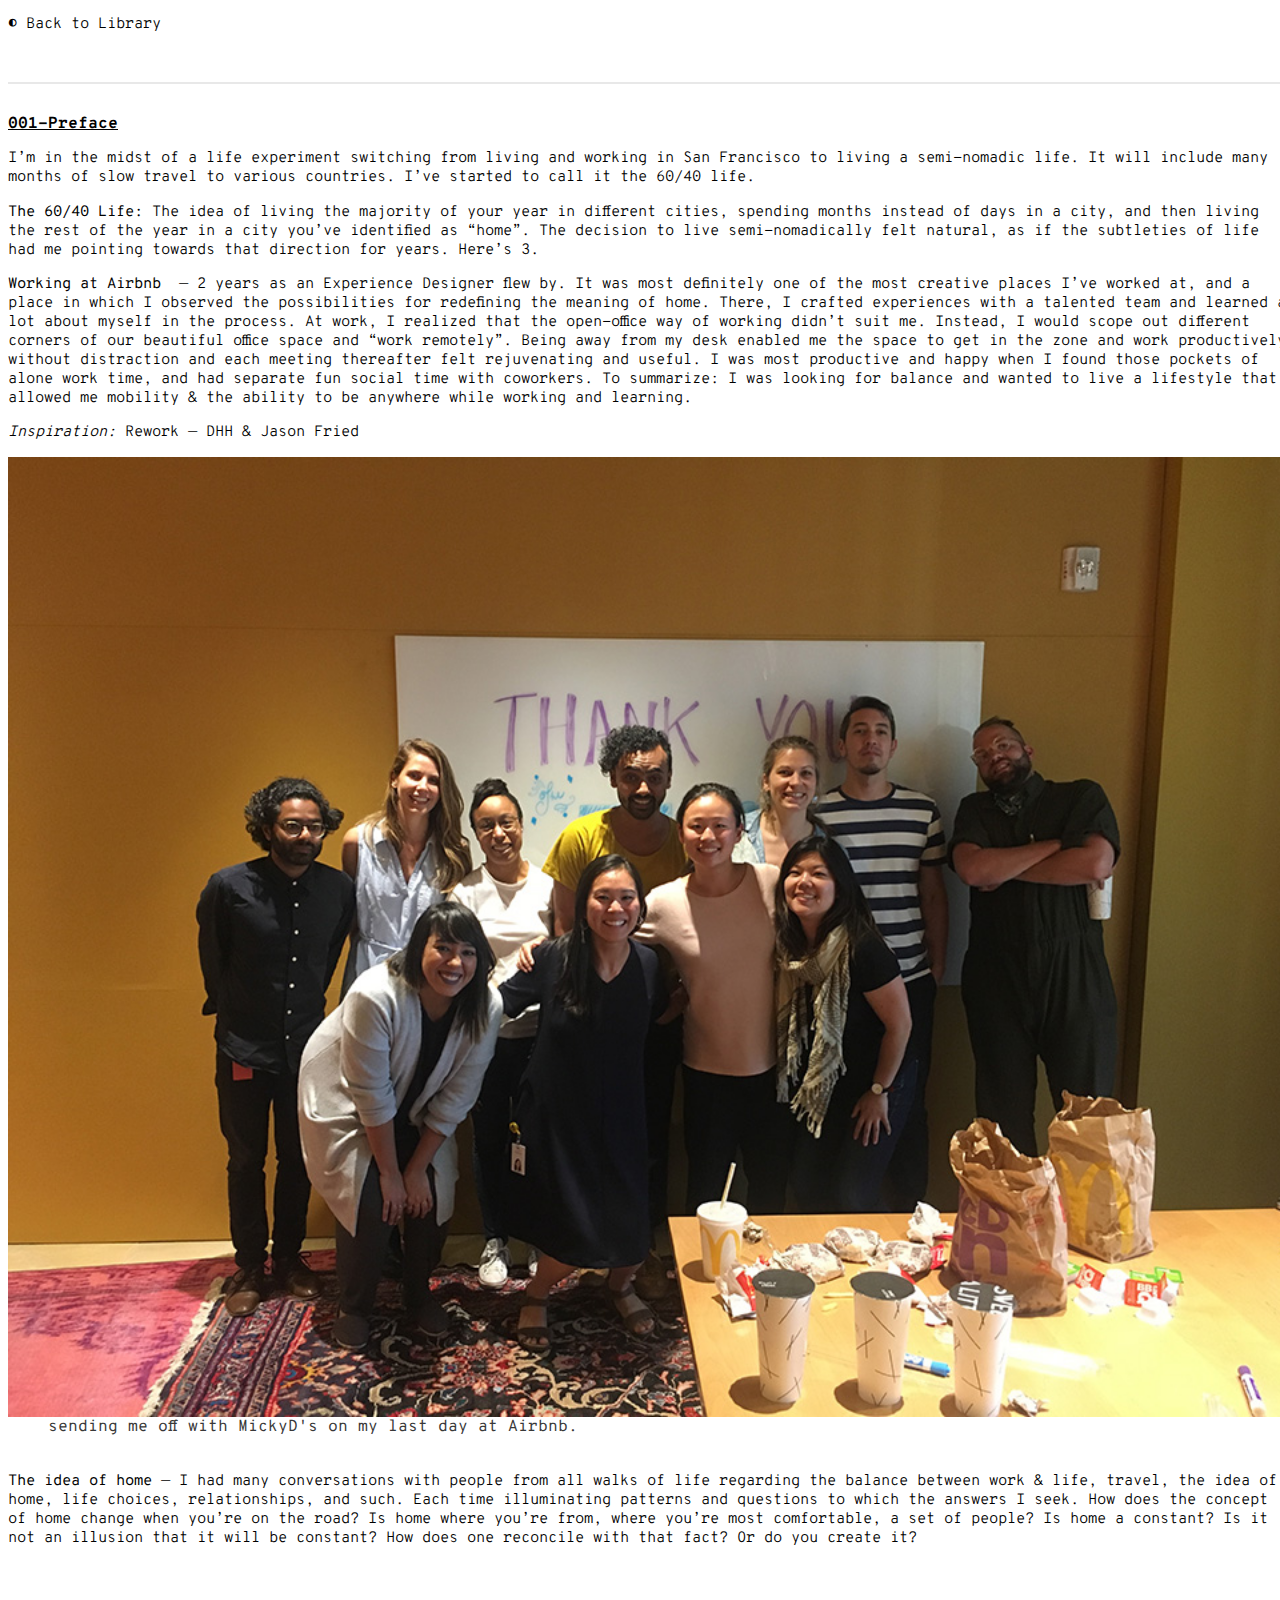
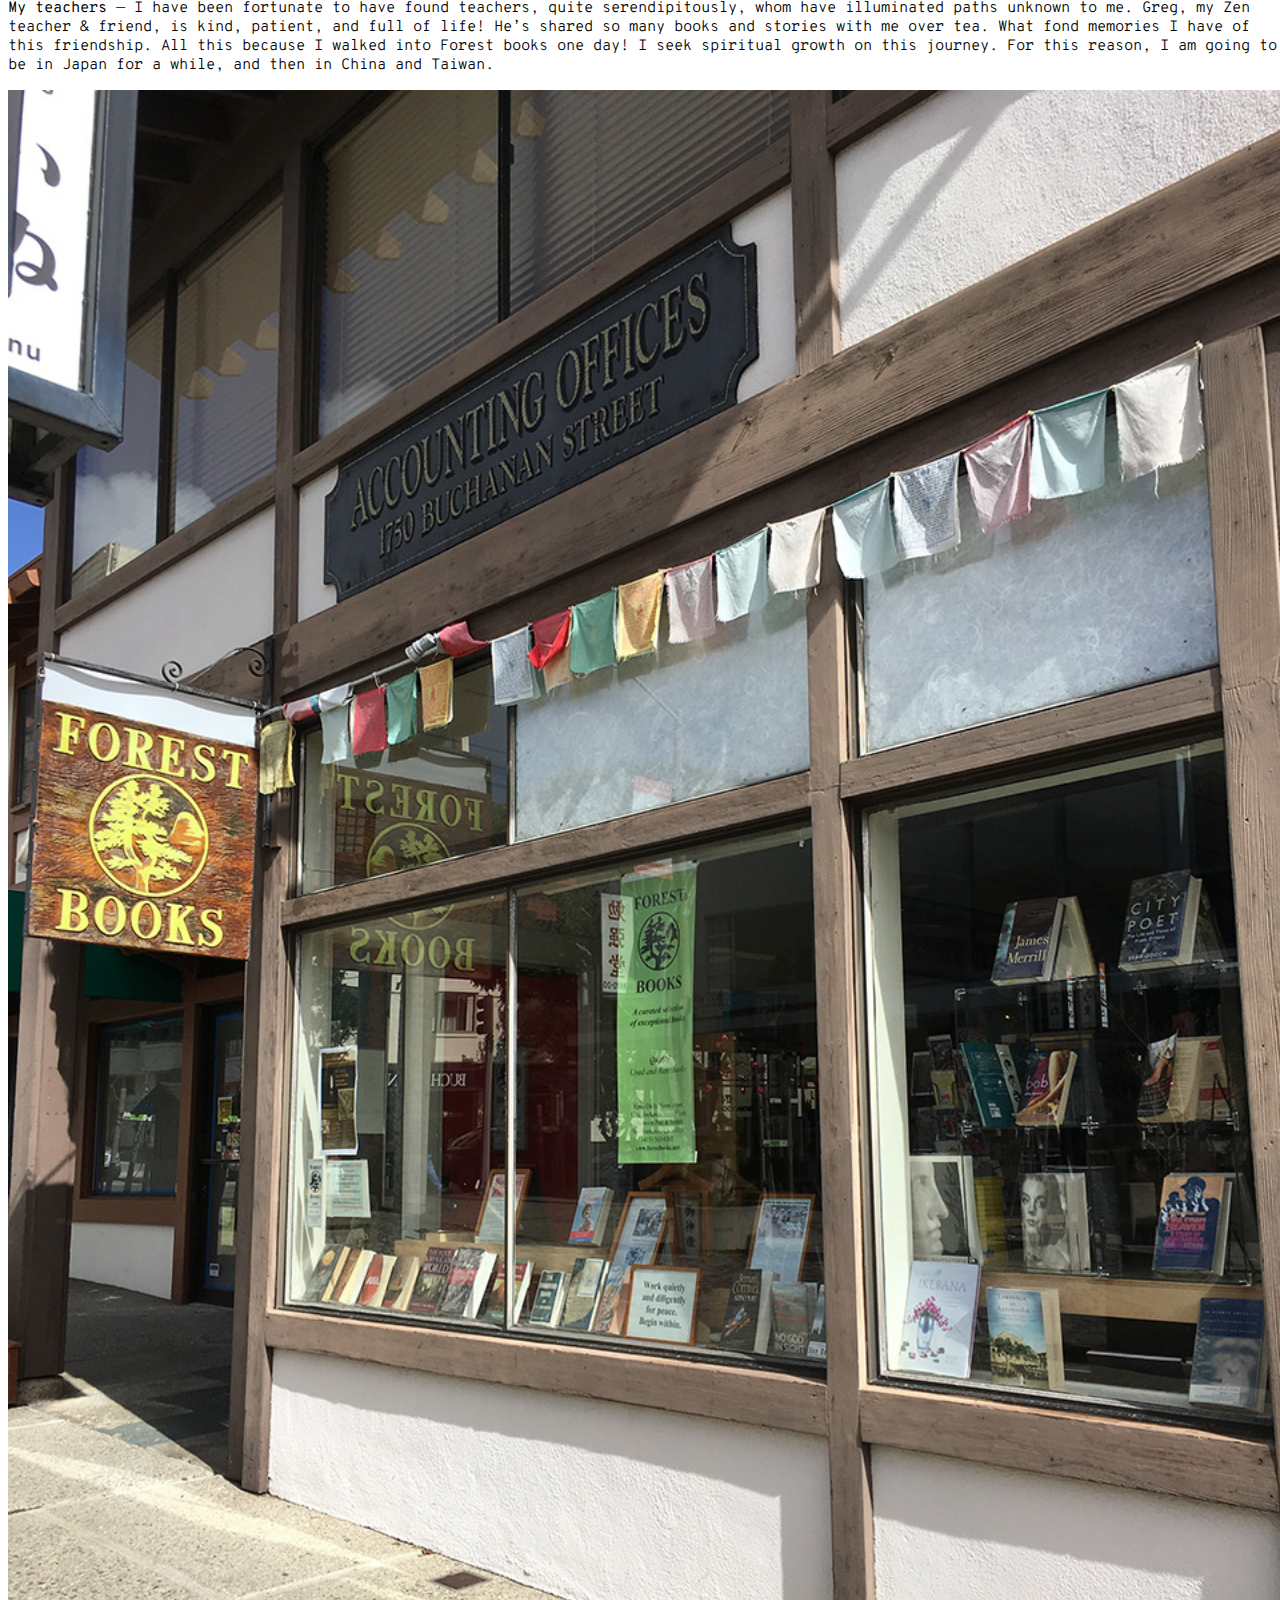
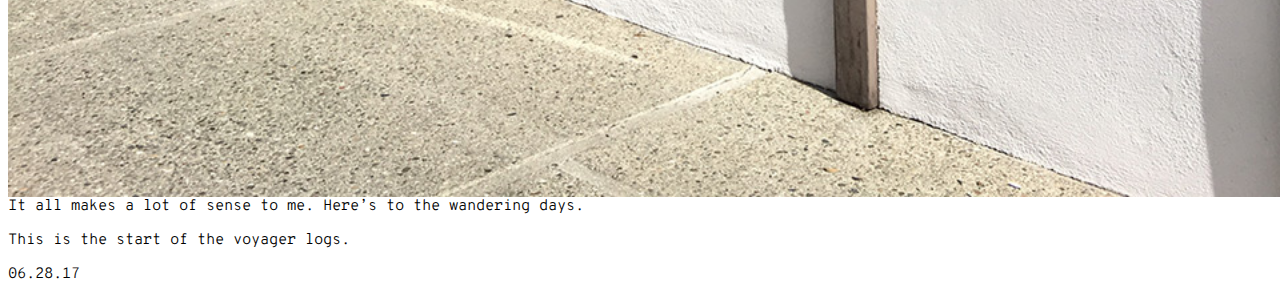
<file: log/001-Preface.html>
<!DOCTYPE html>
<html>
  <head>
    <title>001-Preface</title>
    <meta charset="UTF-8">
<meta name="keyword" content="jie gao, thejieg, designer, travel,">
<meta name="description" content="Travel logs from @thejieg, visuals, and a bit of sound.">
<meta name="viewport" content="width=device-width">
<link href="https://fonts.googleapis.com/css?family=Open+Sans:400,600|Overpass+Mono:300,400,600,700" rel="stylesheet">
<link rel="stylesheet" type="text/css" href="../css/css.css" />
<script src="http://code.jquery.com/jquery-1.11.3.min.js"></script>


  </head>
  <body>

    <div id="content_container">
      <p><a class="nav_link" href="http://voyagerlog.com"> ◐ Back to Library </a>
        <hr class="style1"></hr>
        <br />

        <div id="firstlog">

        <a class="logtitle_link" href="log/001-Preface.html" target="_blank">001-Preface</a>
          <div class="blocksmall"></div>
          <p>I’m in the midst of a life experiment switching from living and working in San Francisco to living a semi-nomadic life. It will include many months of slow travel to various countries. I’ve started to call it the 60/40 life.</p>

          <p><strong>The 60/40 Life:</strong> The idea of living the majority of your year in different cities, spending months instead of days in a city, and then living the rest of the year in a city you’ve identified as “home”. The decision to live semi-nomadically felt natural, as if the subtleties of life had me pointing towards that direction for years. Here’s 3.</p>

          <p><strong>Working at Airbnb </strong> — 2 years as an Experience Designer flew by. It was most definitely one of the most creative places I’ve worked at, and a place in which I observed the possibilities for redefining the meaning of home. There, I crafted experiences with a talented team and learned a lot about myself in the process. At work, I realized that the open-office way of working didn’t suit me. Instead, I would scope out different corners of our beautiful office space and “work remotely”. Being away from my desk enabled me the space to get in the zone and work productively without distraction and each meeting thereafter felt rejuvenating and useful. I was most productive and happy when I found those pockets of alone work time, and had separate fun social time with coworkers. To summarize: I was looking for balance and wanted to live a lifestyle that allowed me mobility & the ability to be anywhere while working and learning.</p>

          <p> <em>Inspiration:</em> <a href="https://37signals.com/rework" >Rework — DHH & Jason Fried </a> </p>

          <img src="../visuals/001team.jpg" alt="image">
          <blockquote> <strong>"</strong>The team sending me off with MickyD's on my last day at Airbnb.</blockquote>

          <br />

          <p> <strong>The idea of home</strong> — I had many conversations with people from all walks of life regarding the balance between work & life, travel, the idea of home, life choices, relationships, and such. Each time illuminating patterns and questions to which the answers I seek. How does the concept of home change when you’re on the road? Is home where you’re from, where you’re most comfortable, a set of people? Is home a constant? Is it not an illusion that it will be constant? How does one reconcile with that fact? Or do you create it? </p>

          <br />

          <p> <strong>My teachers</strong> — I have been fortunate to have found teachers, quite serendipitously, whom have illuminated paths unknown to me. Greg, my Zen teacher & friend, is kind, patient, and full of life! He’s shared so many books and stories with me over tea. What fond memories I have of this friendship. All this because I walked into Forest books one day! I seek spiritual growth on this journey. For this reason, I am going to be in Japan for a while, and then in China and Taiwan. </p>

          <img src="../visuals/001forestbooks.jpg" alt="image">

          <p>It all makes a lot of sense to me. Here’s to the wandering days. </p>
          <p>This is the start of the voyager logs.</p>
          <p>06.28.17</p>
          <div class="block"></div>
          </div>
        </div>

</body>
</html>
</file>
<file: css/css.css>
/*-----------responsive-----------*/
  @media (min-width:801px) and (max-width:1600px){
    .container {
      max-width: 900px;
      margin: 0 auto;
      padding: 0;
      display: grid;
      grid-template-columns: 2fr;
      grid-template-rows: auto;
      grid-template-areas:
      "logo tabs"
      "intro intro"
      "content content"
      "footer footer";
    }

    .header{
      display: grid;
      grid-template-columns: 1fr 1fr;
      grid-template-areas:
      "logo tabs";
      padding: 40px 0 40px 0;
    }

    .logo{
        grid-area:"logo";
        font-size: 1.5em;
        font-weight: bold;
      }

    .tabs{
      grid-area:"tabs";
      display: grid;
      grid-gap: 40px;
      font-size: 1em;
      margin:0;

    }

    .intro{
      grid-area: intro;
      margin: 0;
      padding: 0 0 40px 0;

    }

    .content{
      grid-area: content;
      grid-template-columns: 1fr;

    }

    .footer{
      grid-area: footer;
      grid-template-columns: 1fr;

    }

    .log{
      margin: 0;
      padding:  20px 0 20px 0;
    }

    .album{
      display: grid;
      grid-template-columns: 1fr;
      grid-template-rows: auto;
      grid-auto-rows: dense;
      grid-row-gap: 10px;
      padding: 10px 0 10px 0;
    }

    ul{
        list-style: none;
        display: flex;
        margin: 0 auto;
        padding: 0;

    }

    ul li{
        margin: 0 20px 20px 0;
    }
  }
  @media (min-width:401px) and (max-width:800px){
    .container {
      margin: 0 auto;
      padding: 0 10%;
      display: grid;
      grid-template-columns: 1fr;
      grid-template-areas:
      "header"
      "intro"
      "content"
      "footer";
    }

    .header{
      display: grid;
      grid-template-columns: 1fr 1fr;
      grid-template-areas:
      "logo tabs";
    }
    .logo{
        grid-area: logo;
        display: flex;
        justify-content: space-between;
        font-size: 1.5em;
        font-weight: bold;
        margin: 0;
        padding-top: 20px;



    }

    .tabs{
      grid-area: tabs;
      display: flex;
      justify-content: space-between;
      font-size: 0.95em;
      margin: 0;
      padding-top: 60px;



    }

    ul{
        list-style: none;
        display: flex;
        margin: 0 auto;
        padding: 0;


    }

    ul li{
        margin: 0;
        padding: 0 20px;
    }

    .log{
      margin: 0;
      padding:  10px 0 10px 0;
    }

  }
  @media (max-width:400px){
      .container {
        max-width: 360px;
        margin: 0 auto;
        display: grid;
        grid-template-columns: 1fr;
        grid-template-areas:
        "header"
        "intro"
        "content"
        "footer";
      }

      .header{
        display: grid;
        grid-template-columns: 1fr;
        grid-template-areas:
        "logo"
        "tabs";
      }

      .logo{

          grid-area: logo;
          font-size: 1.5em;
          font-weight: bold;
          margin: 0 auto;
          padding:20px 0 10px 0;
          align-items: center;

      }

      .tabs{
        grid-area: tabs;
        font-size: 0.95em;
        margin: 0 auto;
        padding:0 0 10px 0;
        align-items: center;
      }

      ul{
          list-style: none;
          display: flex;
          margin: 0 auto;
          padding: 0;


      }

      ul li{
          margin: 0;
          padding: 0 20px;
      }

      .log{
        margin: 0;
        padding:  10px 0 10px 0;
      }
      .album{
        display: grid;
        grid-template-columns: 1fr;
        grid-template-rows: auto;
        grid-auto-rows: dense;
        grid-row-gap: 10px;
        padding: 10px 0 10px 0;
      }


    }
/*-----------START content styles-----------*/

  a:link, a:visited{
      text-decoration: none;
      color:black;
  }

  a:hover, a:active, a.logtitle_link{
      text-decoration: underline;
      font-weight: bold;
  }

  a.special{
    font-size: 1em;
    font-weight: normal;
    color: blue;
    text-decoration: none;
  }

  body{
      font-family: 'Overpass Mono',monospace;
      width: 100%;
      color: black;
      background-color: white;

  }

  h2{
      font-size: 1.5em;
      font-weight: 300;
      padding: 20px 0 0 0;
  }
  p{
      font-weight: 300;
      font-size: 0.95em;
      color: black;
  }

  img{
    float:left;
    width : 100%;

  }

  .label{
    width: 100px;
    background-color: yellow;
    padding:10px 10px 10px 10px;

  }

  blockquote{
    display: block;
    width: 100%;
    margin: 0 ;
    padding: 0 40px;
    color: #383838;
    }

  .date{
    font-size: 12px;
    font-weight: lighter;
    text-transform: capitalize;
    padding-top: 5px;
    padding-bottom: 20px;
    color: #383838;
  }

  .quote{

    font-size: 1.8em;
    font-weight: lighter;
    color: #484848;
    line-height: 1.5;

  }

  .announcement{
    font-size: 12px;
    font-weight: lighter;
    color: #a7a7a7;
    line-height: 1.4;
  }

  /* -----------START horizontal linebreak styles-----------*/
  hr {
      display:block;
      margin-top:3em;
      margin-bottom: 10px;
      border-style: solid;
      border-width: 1px;
      border-color:#E8E8E8;

  }

  hr.breakline{
      margin: 20px 0 20px 0;
      align:left;
      width: 40px;
      color:#E8E8E8;
  }
</file>
